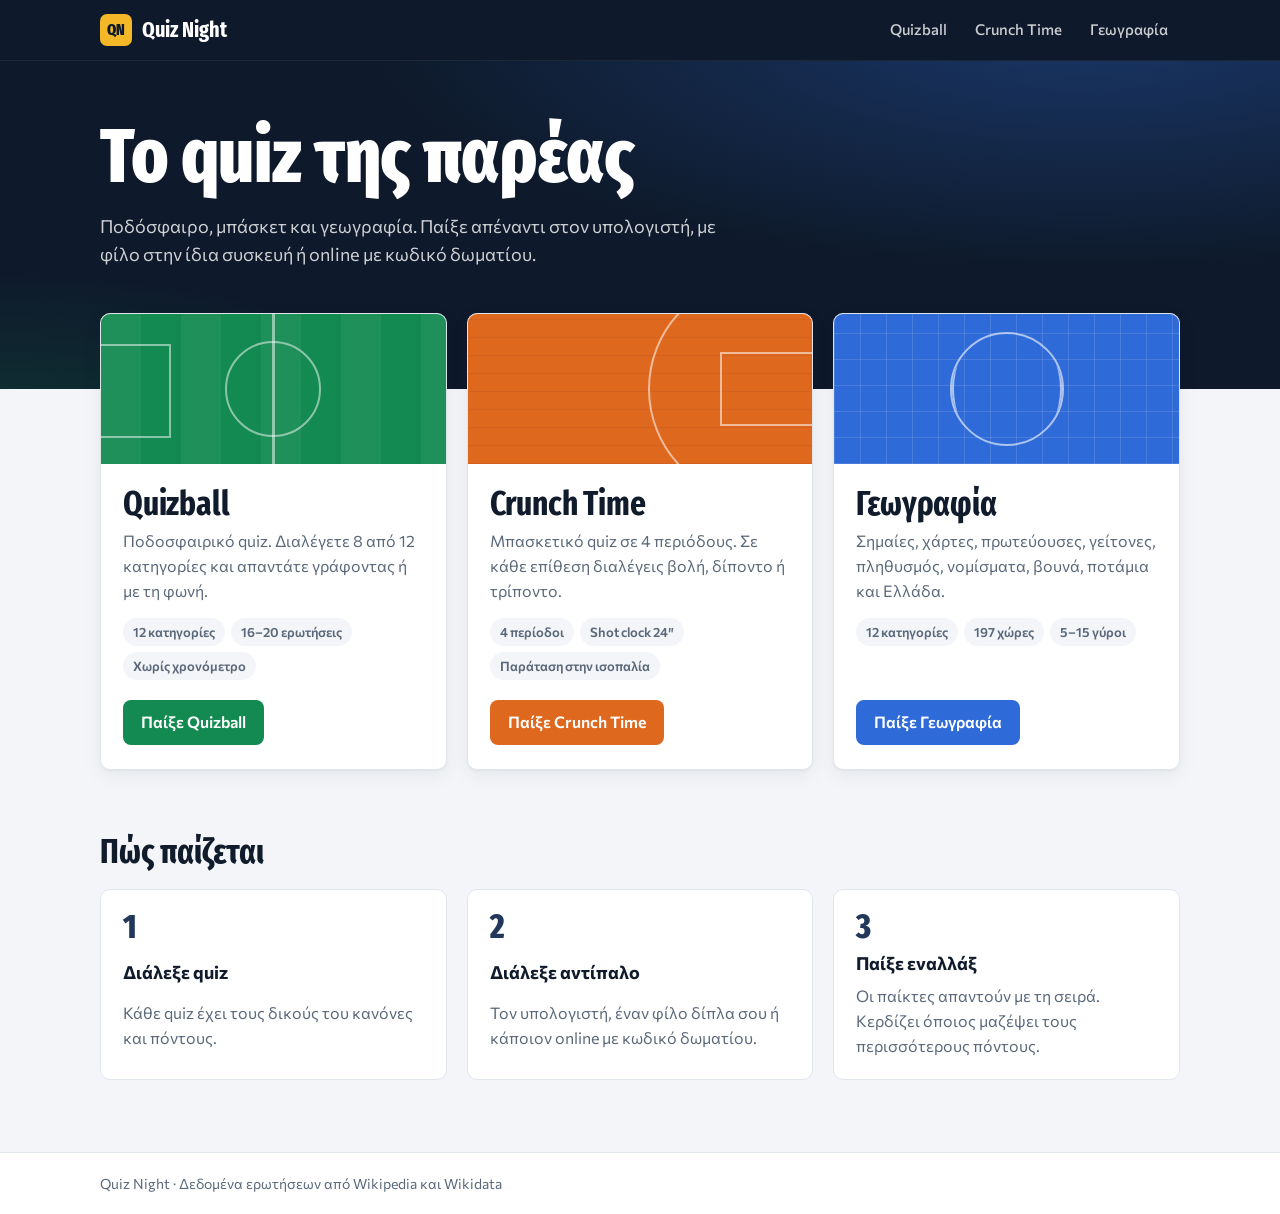
<file: index.html>
<!doctype html>
<html lang="el">
<head>
  <meta charset="utf-8">
  <meta name="viewport" content="width=device-width, initial-scale=1">
  <title>Quiz Night</title>
  <meta name="description" content="Ποδοσφαιρικό, μπασκετικό και γεωγραφικό quiz. Παίξε με φίλο, με τον υπολογιστή ή online.">
  <link rel="stylesheet" href="css/style.css">
</head>
<body class="home">
  <header class="appbar">
    <div class="wrap appbar-in">
      <a class="brand" href="index.html"><span class="brand-mark" aria-hidden="true">QN</span><span>Quiz Night</span></a>
      <nav class="appnav" aria-label="Quiz">
        <a href="play.html?quiz=football">Quizball</a>
        <a href="play.html?quiz=basketball">Crunch Time</a>
        <a href="play.html?quiz=geo">Γεωγραφία</a>
      </nav>
    </div>
  </header>

  <section class="hero">
    <div class="wrap">
      <h1>Το quiz της παρέας</h1>
      <p>Ποδόσφαιρο, μπάσκετ και γεωγραφία. Παίξε απέναντι στον υπολογιστή, με φίλο στην ίδια συσκευή ή online με κωδικό δωματίου.</p>
    </div>
  </section>

  <main class="wrap">
    <section class="shows" aria-label="Διαθέσιμα quiz">
      <a class="show" data-quiz="football" href="play.html?quiz=football">
        <div class="show-art art-pitch" aria-hidden="true"></div>
        <div class="show-body">
          <h2>Quizball</h2>
          <p>Ποδοσφαιρικό quiz. Διαλέγετε 8 από 12 κατηγορίες και απαντάτε γράφοντας ή με τη φωνή.</p>
          <ul class="facts"><li>12 κατηγορίες</li><li>16–20 ερωτήσεις</li><li>Χωρίς χρονόμετρο</li></ul>
          <span class="show-cta">Παίξε Quizball</span>
        </div>
      </a>
      <a class="show" data-quiz="basketball" href="play.html?quiz=basketball">
        <div class="show-art art-court" aria-hidden="true"></div>
        <div class="show-body">
          <h2>Crunch Time</h2>
          <p>Μπασκετικό quiz σε 4 περιόδους. Σε κάθε επίθεση διαλέγεις βολή, δίποντο ή τρίποντο.</p>
          <ul class="facts"><li>4 περίοδοι</li><li>Shot clock 24″</li><li>Παράταση στην ισοπαλία</li></ul>
          <span class="show-cta">Παίξε Crunch Time</span>
        </div>
      </a>
      <a class="show" data-quiz="geo" href="play.html?quiz=geo">
        <div class="show-art art-globe" aria-hidden="true"></div>
        <div class="show-body">
          <h2>Γεωγραφία</h2>
          <p>Σημαίες, χάρτες, πρωτεύουσες, γείτονες, πληθυσμός, νομίσματα, βουνά, ποτάμια και Ελλάδα.</p>
          <ul class="facts"><li>12 κατηγορίες</li><li>197 χώρες</li><li>5–15 γύροι</li></ul>
          <span class="show-cta">Παίξε Γεωγραφία</span>
        </div>
      </a>
    </section>

    <section class="how" aria-labelledby="how-title">
      <h2 id="how-title">Πώς παίζεται</h2>
      <ol class="steps">
        <li><strong>Διάλεξε quiz</strong><span>Κάθε quiz έχει τους δικούς του κανόνες και πόντους.</span></li>
        <li><strong>Διάλεξε αντίπαλο</strong><span>Τον υπολογιστή, έναν φίλο δίπλα σου ή κάποιον online με κωδικό δωματίου.</span></li>
        <li><strong>Παίξε εναλλάξ</strong><span>Οι παίκτες απαντούν με τη σειρά. Κερδίζει όποιος μαζέψει τους περισσότερους πόντους.</span></li>
      </ol>
    </section>
  </main>

  <footer class="foot"><div class="wrap">Quiz Night · Δεδομένα ερωτήσεων από Wikipedia και Wikidata</div></footer>
</body>
</html>
</file>
<file: css/style.css>
@import url('https://fonts.googleapis.com/css2?family=Commissioner:wght@400;500;600;700&family=Fira+Sans+Extra+Condensed:wght@600;700;800&display=swap');

/* ---------- Σύστημα ---------- */
:root {
  --navy: #0e1a2b;
  --navy-2: #172840;
  --navy-3: #22385a;
  --bg: #f3f5f8;
  --paper: #ffffff;
  --line: #e1e6ed;
  --line-2: #cfd7e2;
  --ink: #101b2c;
  --ink-soft: #5a687a;
  --gold: #f4b728;
  --ok: #138a51;
  --bad: #d43a3a;
  --football: #138a51;
  --basketball: #df681f;
  --geo: #2f6bd8;
  --accent: var(--navy-3);
  --accent-ink: #ffffff;
  --display: 'Fira Sans Extra Condensed', 'Arial Narrow', sans-serif;
  --body: 'Commissioner', system-ui, sans-serif;
  --r: 10px;
  --r-sm: 8px;
  --shadow: 0 1px 2px rgba(16, 27, 44, .05), 0 6px 20px rgba(16, 27, 44, .06);
}
[data-quiz='football'] { --accent: var(--football); }
[data-quiz='basketball'] { --accent: var(--basketball); }
[data-quiz='geo'] { --accent: var(--geo); }

* { box-sizing: border-box; }
[hidden] { display: none !important; }
html, body { margin: 0; }
body { background: var(--bg); color: var(--ink); font: 400 16px/1.55 var(--body); min-height: 100vh; display: flex; flex-direction: column; }
main { flex: 1; }
a { color: inherit; }
button, input, select { font: inherit; color: inherit; }
button { cursor: pointer; }
:focus-visible { outline: 3px solid var(--gold); outline-offset: 2px; }
.wrap { width: 100%; max-width: 1120px; margin: 0 auto; padding: 0 20px; }
h1, h2, h3 { font-family: var(--display); font-weight: 700; line-height: 1.05; margin: 0; letter-spacing: -0.005em; }
h3 { font-size: 24px; }
.muted { color: var(--ink-soft); }

/* ---------- Μπάρα εφαρμογής ---------- */
.appbar { background: var(--navy); color: #fff; position: sticky; top: 0; z-index: 10; border-bottom: 1px solid rgba(255,255,255,.06); }
.appbar-in { display: flex; align-items: center; gap: 24px; height: 60px; }
.brand { display: inline-flex; align-items: center; gap: 10px; text-decoration: none; font-family: var(--display); font-weight: 700; font-size: 22px; white-space: nowrap; }
.brand-mark { display: inline-grid; place-items: center; width: 32px; height: 32px; border-radius: 7px; background: var(--gold); color: var(--navy); font-size: 16px; font-weight: 800; }
.appnav { display: flex; gap: 4px; margin-left: auto; overflow-x: auto; }
.appnav a { text-decoration: none; padding: 8px 12px; border-radius: var(--r-sm); font-weight: 500; font-size: 15px; color: rgba(255,255,255,.78); white-space: nowrap; }
.appnav a:hover { color: #fff; background: rgba(255,255,255,.08); }
.appnav a.on { color: #fff; background: rgba(255,255,255,.12); }
.room-tag { font-size: 14px; color: var(--gold); font-weight: 600; white-space: nowrap; }
.room-tag:empty { display: none; }

/* ---------- Αρχική ---------- */
.hero { background: var(--navy); color: #fff; padding: 56px 0 120px; background-image: radial-gradient(1200px 400px at 85% -10%, rgba(47,107,216,.35), transparent 60%), radial-gradient(800px 300px at 0% 120%, rgba(19,138,81,.25), transparent 60%); }
.hero h1 { font-size: clamp(44px, 7vw, 76px); font-weight: 800; max-width: 12em; }
.hero p { margin: 16px 0 0; max-width: 36em; font-size: 18px; color: rgba(255,255,255,.8); }
.shows { display: grid; grid-template-columns: repeat(3, 1fr); gap: 20px; margin-top: -76px; }
.show { display: flex; flex-direction: column; background: var(--paper); border-radius: var(--r); box-shadow: var(--shadow); overflow: hidden; text-decoration: none; border: 1px solid var(--line); transition: transform .18s ease, box-shadow .18s ease; }
.show:hover { transform: translateY(-4px); box-shadow: 0 2px 4px rgba(16,27,44,.06), 0 16px 36px rgba(16,27,44,.12); }
.show-art { height: 150px; background-color: var(--accent); position: relative; overflow: hidden; }
.art-pitch { background-image: linear-gradient(90deg, transparent 49.6%, rgba(255,255,255,.5) 49.6% 50.4%, transparent 50.4%), repeating-linear-gradient(90deg, rgba(255,255,255,.05) 0 40px, transparent 40px 80px); }
.art-pitch::before { content: ''; position: absolute; left: 50%; top: 50%; width: 92px; height: 92px; border: 2px solid rgba(255,255,255,.5); border-radius: 50%; transform: translate(-50%, -50%); }
.art-pitch::after { content: ''; position: absolute; left: -2px; top: 30px; width: 70px; height: 90px; border: 2px solid rgba(255,255,255,.5); border-left: 0; }
.art-court { background-image: repeating-linear-gradient(0deg, rgba(0,0,0,.06) 0 1px, transparent 1px 18px); }
.art-court::before { content: ''; position: absolute; right: -60px; top: 50%; width: 220px; height: 220px; border: 2px solid rgba(255,255,255,.55); border-radius: 50%; transform: translateY(-50%); }
.art-court::after { content: ''; position: absolute; right: 0; top: 50%; width: 90px; height: 70px; border: 2px solid rgba(255,255,255,.55); border-right: 0; transform: translateY(-50%); }
.art-globe { background-image: repeating-linear-gradient(0deg, rgba(255,255,255,.12) 0 1px, transparent 1px 26px), repeating-linear-gradient(90deg, rgba(255,255,255,.12) 0 1px, transparent 1px 26px); }
.art-globe::before { content: ''; position: absolute; left: 50%; top: 50%; width: 110px; height: 110px; border-radius: 50%; border: 2px solid rgba(255,255,255,.6); box-shadow: inset 30px 0 0 -28px rgba(255,255,255,.6), inset -30px 0 0 -28px rgba(255,255,255,.6); transform: translate(-50%, -50%); }
.show-body { padding: 22px 22px 24px; display: flex; flex-direction: column; flex: 1; }
.show h2 { font-size: 34px; }
.show p { margin: 8px 0 14px; color: var(--ink-soft); }
.facts { list-style: none; padding: 0; margin: 0 0 20px; display: flex; flex-wrap: wrap; gap: 6px; }
.facts li { font-size: 13px; font-weight: 600; padding: 4px 10px; border-radius: 999px; background: var(--bg); color: var(--ink-soft); }
.show-cta { margin-top: auto; align-self: flex-start; background: var(--accent); color: #fff; font-weight: 600; padding: 10px 18px; border-radius: var(--r-sm); }
.how { margin: 64px 0 72px; }
.how h2 { font-size: 34px; margin-bottom: 20px; }
.steps { list-style: none; counter-reset: s; padding: 0; margin: 0; display: grid; grid-template-columns: repeat(3, 1fr); gap: 20px; }
.steps li { counter-increment: s; background: var(--paper); border: 1px solid var(--line); border-radius: var(--r); padding: 20px 22px; display: grid; gap: 6px; }
.steps li::before { content: counter(s); font-family: var(--display); font-weight: 800; font-size: 34px; line-height: 1; color: var(--navy-3); }
.steps strong { font-size: 18px; }
.steps span { color: var(--ink-soft); }
.foot { border-top: 1px solid var(--line); color: var(--ink-soft); font-size: 14px; padding: 20px 0; background: var(--paper); }

/* ---------- Κοινά στοιχεία ---------- */
.card { background: var(--paper); border: 1px solid var(--line); border-radius: var(--r); box-shadow: var(--shadow); padding: 24px; }
.btn { display: inline-flex; align-items: center; justify-content: center; gap: 8px; padding: 11px 20px; border: 0; border-radius: var(--r-sm); background: var(--accent); color: var(--accent-ink); font-weight: 600; font-size: 16px; text-decoration: none; transition: filter .15s; }
.btn:hover { filter: brightness(1.08); }
.btn.ghost { background: var(--paper); color: var(--ink); box-shadow: inset 0 0 0 1px var(--line-2); }
.btn.ghost:hover { filter: none; box-shadow: inset 0 0 0 1px var(--ink-soft); }
.btn.small { padding: 8px 14px; font-size: 14px; margin-top: 12px; }
.btn-lg { padding: 14px 26px; font-size: 17px; width: 100%; }
.btn:disabled { opacity: .5; cursor: not-allowed; }
.row { display: flex; gap: 10px; flex-wrap: wrap; align-items: center; }
.row.center { justify-content: center; }
.note { font-size: 14px; color: var(--ink-soft); margin: 10px 0 0; }
.error { color: var(--bad); font-weight: 600; }
.tag { display: inline-flex; align-items: center; gap: 6px; padding: 4px 10px; border-radius: 999px; background: var(--bg); font-size: 14px; font-weight: 600; color: var(--ink); }
.tag.diff { color: #fff; }
.tag.diff.d1 { background: #2f8f5b; }
.tag.diff.d2 { background: #c98a12; }
.tag.diff.d3 { background: #c2412f; }

/* ---------- Ρυθμίσεις ---------- */
.page-head { padding: 36px 0 20px; }
.page-head h1 { font-size: clamp(44px, 7vw, 68px); font-weight: 800; color: var(--accent); }
.page-head .lede { margin: 6px 0 0; font-size: 18px; color: var(--ink-soft); }
.setup { display: grid; grid-template-columns: 1fr 1.05fr; gap: 20px; align-items: start; padding-bottom: 56px; }
.rules-card p { margin: 10px 0 0; color: var(--ink-soft); }
.rules-card h3, #setupForm h3 { margin-bottom: 2px; }
.catlist { list-style: none; padding: 0; margin: 18px 0 0; display: grid; grid-template-columns: 1fr 1fr; gap: 10px 16px; }
.catlist li { display: flex; gap: 10px; align-items: flex-start; }
.catlist .ic { flex: none; width: 34px; height: 34px; display: grid; place-items: center; border-radius: 8px; background: var(--bg); font-size: 18px; }
.catlist .ic.num { font-family: var(--display); font-weight: 800; font-size: 20px; color: var(--accent); }
.catlist strong { display: block; font-size: 15px; line-height: 1.2; }
.catlist small { color: var(--ink-soft); font-size: 13px; line-height: 1.35; }
#setupForm { display: grid; gap: 16px; }
.modes { display: grid; grid-template-columns: 1fr 1fr; gap: 8px; }
.mode { text-align: left; padding: 12px 14px; border: 1px solid var(--line-2); border-radius: var(--r-sm); background: var(--paper); transition: border-color .15s, box-shadow .15s; }
.mode strong { display: block; font-size: 15px; }
.mode small { color: var(--ink-soft); font-size: 13px; }
.mode:not(:disabled):hover { border-color: var(--ink-soft); }
.mode[aria-pressed='true'] { border-color: var(--accent); box-shadow: inset 0 0 0 1px var(--accent); background: color-mix(in srgb, var(--accent) 6%, white); }
.mode:disabled { opacity: .45; cursor: not-allowed; }
.fields { display: grid; grid-template-columns: 1fr 1fr; gap: 12px; }
.field { display: block; margin: 0; }
.field span, .field-label { display: block; font-size: 13px; font-weight: 600; margin-bottom: 6px; color: var(--ink-soft); }
.field input, .field select { width: 100%; padding: 11px 12px; border: 1px solid var(--line-2); border-radius: var(--r-sm); background: #fff; }
.field input:focus, .field select:focus { outline: none; border-color: var(--accent); box-shadow: 0 0 0 3px color-mix(in srgb, var(--accent) 18%, transparent); }
.cats { display: flex; flex-wrap: wrap; gap: 6px; margin-bottom: 12px; }
.cat { display: inline-flex; gap: 6px; align-items: center; padding: 6px 12px; border: 1px solid var(--line-2); border-radius: 999px; background: #fff; font-size: 14px; }
.cat input { accent-color: var(--accent); }
.lobby { max-width: 560px; margin: 40px auto; text-align: center; }
.room-code { font-family: var(--display); font-weight: 800; font-size: 72px; letter-spacing: .08em; color: var(--accent); margin: 8px 0; }
.copyrow { display: flex; gap: 8px; }
.copyrow input { flex: 1; min-width: 0; padding: 10px 12px; border: 1px solid var(--line-2); border-radius: var(--r-sm); background: var(--bg); font-size: 14px; }
.waiting { padding: 18px; text-align: center; color: var(--ink-soft); }

/* ---------- Πίνακας σκορ ---------- */
.scoreboard { display: grid; grid-template-columns: 1fr auto 1fr; background: var(--navy); color: #fff; border-radius: var(--r); overflow: hidden; margin: 24px 0 20px; box-shadow: var(--shadow); }
.plate { display: flex; align-items: center; justify-content: space-between; gap: 14px; padding: 14px 22px; position: relative; }
.plate::after { content: ''; position: absolute; left: 0; right: 0; bottom: 0; height: 4px; background: transparent; transition: background .2s; }
.plate.active { background: var(--navy-2); }
.plate.active::after { background: var(--accent); }
.plate.right { flex-direction: row-reverse; text-align: right; }
.plate .name { font-weight: 600; font-size: 16px; overflow: hidden; text-overflow: ellipsis; white-space: nowrap; color: rgba(255,255,255,.88); }
.plate .score { font-family: var(--display); font-weight: 800; font-size: 56px; line-height: 1; font-variant-numeric: tabular-nums; }
.clock { display: flex; flex-direction: column; align-items: center; justify-content: center; min-width: 140px; padding: 10px 16px; background: #09121f; }
.clock .digits { font-family: var(--display); font-weight: 800; font-size: 40px; line-height: 1; color: var(--gold); font-variant-numeric: tabular-nums; }
.clock .digits.low { color: #ff6b6b; }
.clock .sub { font-size: 12px; color: rgba(255,255,255,.65); margin-top: 4px; text-align: center; }

/* ---------- Παιχνίδι ---------- */
.stage { padding-bottom: 56px; }
.turnbar { display: flex; justify-content: space-between; align-items: center; gap: 12px; margin: 0 0 14px; flex-wrap: wrap; }
.turn { font-size: 17px; margin: 0; }
.turn strong { color: var(--accent); }
.progress { font-size: 14px; font-weight: 600; color: var(--ink-soft); background: var(--paper); border: 1px solid var(--line); padding: 4px 12px; border-radius: 999px; }
.shots { display: grid; grid-template-columns: repeat(3, 1fr); gap: 14px; }
.shot { padding: 30px 16px 26px; border: 1px solid var(--line); border-radius: var(--r); background: var(--paper); box-shadow: var(--shadow); text-align: center; transition: transform .15s, border-color .15s; }
.shot:not(:disabled):hover { transform: translateY(-2px); border-color: var(--accent); }
.shot b { display: block; font-family: var(--display); font-weight: 800; font-size: 64px; line-height: 1; color: var(--accent); }
.shot span { display: block; font-family: var(--display); font-weight: 700; font-size: 26px; margin-top: 4px; }
.shot small { color: var(--ink-soft); }
.qcard { background: var(--paper); border: 1px solid var(--line); border-radius: var(--r); box-shadow: var(--shadow); padding: 26px 28px; }
.qmeta { display: flex; flex-wrap: wrap; align-items: center; gap: 8px; margin-bottom: 14px; }
.qmeta-r { margin-left: auto; font-size: 14px; color: var(--ink-soft); }
.qmeta-r b { color: var(--ink); }
.qtext { font-size: clamp(22px, 3vw, 28px); font-weight: 600; line-height: 1.3; margin: 0 0 18px; max-width: 34em; }
.media { margin: 0 0 18px; }
.media img.flag { width: auto; height: 180px; max-width: 100%; border: 1px solid var(--line); border-radius: 6px; display: block; }
.map-svg { width: 100%; height: auto; max-width: 760px; display: block; border-radius: var(--r-sm); overflow: hidden; border: 1px solid var(--line); }
.map-sea { fill: #dbe7f3; }
.map-land { fill: #f7f8f6; stroke: #a5b1bd; stroke-width: .6; }
.map-target { fill: var(--bad); stroke: #7a1513; stroke-width: .8; }
.map-ring { fill: none; stroke: var(--bad); stroke-width: 3; }
.map-loading { padding: 40px; text-align: center; color: var(--ink-soft); }
.career { display: flex; flex-wrap: wrap; gap: 6px; align-items: center; }
.career .club { background: var(--bg); border: 1px solid var(--line); padding: 6px 12px; border-radius: 6px; font-weight: 600; }
.career .arr { color: var(--ink-soft); }
.options { display: grid; grid-template-columns: 1fr 1fr; gap: 10px; }
.opt { text-align: left; padding: 15px 18px; border: 1px solid var(--line-2); border-radius: var(--r-sm); background: #fff; font-size: 17px; font-weight: 600; transition: border-color .15s, background .15s; }
.opt:not(:disabled):hover { border-color: var(--accent); background: color-mix(in srgb, var(--accent) 5%, white); }
.opt:disabled { cursor: default; }
.opt.right { background: var(--ok); border-color: var(--ok); color: #fff; }
.opt.wrong { background: var(--bad); border-color: var(--bad); color: #fff; }
.verdict { margin-top: 18px; font-weight: 700; font-size: 19px; display: flex; align-items: center; gap: 8px; }
.verdict::before { content: ''; width: 10px; height: 10px; border-radius: 50%; background: currentColor; flex: none; }
.verdict.ok { color: var(--ok); }
.verdict.no { color: var(--bad); }
.explain { font-size: 15px; color: var(--ink-soft); font-weight: 400; margin-top: 6px; }
.next-row { margin-top: 18px; padding-top: 16px; border-top: 1px solid var(--line); }
.timebar { height: 5px; background: var(--line); border-radius: 3px; margin-bottom: 18px; overflow: hidden; }
.timebar i { display: block; height: 100%; background: var(--accent); transition: width .25s linear; }
.final { text-align: center; padding: 40px 20px 64px; }
.final h2 { font-size: clamp(44px, 8vw, 80px); font-weight: 800; color: var(--accent); }
.final .big { font-family: var(--display); font-size: 84px; font-weight: 800; margin: 10px 0 8px; font-variant-numeric: tabular-nums; }
.final .muted { margin: 0 0 26px; }

/* ---------- Quizball ---------- */
.draft { display: grid; grid-template-columns: repeat(4, 1fr); gap: 12px; }
.dcard { position: relative; display: flex; flex-direction: column; gap: 6px; align-items: flex-start; text-align: left; padding: 18px; border: 1px solid var(--line); border-radius: var(--r); background: var(--paper); box-shadow: var(--shadow); min-height: 150px; transition: transform .15s, border-color .15s; }
.dcard .ic { font-size: 24px; width: 42px; height: 42px; display: grid; place-items: center; border-radius: 10px; background: var(--bg); }
.dcard strong { font-family: var(--display); font-size: 23px; font-weight: 700; line-height: 1.05; margin-top: 4px; }
.dcard small { color: var(--ink-soft); font-size: 13.5px; line-height: 1.4; }
.dcard:not(:disabled):hover { transform: translateY(-2px); border-color: var(--accent); }
.dcard:disabled { cursor: default; }
.dcard.taken { background: var(--navy); border-color: var(--navy); color: #fff; box-shadow: none; }
.dcard.taken .ic { background: rgba(255,255,255,.1); }
.dcard.taken small { color: rgba(255,255,255,.7); }
.dcard.taken.p0 { background: var(--accent); border-color: var(--accent); }
.dcard em { position: absolute; top: 14px; right: 14px; font-style: normal; font-weight: 600; font-size: 12px; background: rgba(255,255,255,.18); padding: 3px 9px; border-radius: 999px; }
.qbboard { display: grid; grid-template-columns: repeat(4, 1fr); gap: 14px; }
.qbcol { display: grid; gap: 6px; align-content: start; background: var(--paper); border: 1px solid var(--line); border-radius: var(--r); padding: 8px; box-shadow: var(--shadow); }
.qbcol .head { display: flex; gap: 10px; align-items: center; font-weight: 700; font-size: 15px; line-height: 1.2; min-height: 48px; padding: 4px 6px 8px; border-bottom: 1px solid var(--line); margin-bottom: 2px; }
.qbcol .head .ic { font-size: 20px; }
.qcell { display: flex; justify-content: space-between; align-items: center; padding: 11px 14px; border: 0; border-radius: var(--r-sm); background: var(--accent); color: #fff; transition: filter .15s, transform .15s; }
.qcell:not(:disabled):hover { filter: brightness(1.1); transform: translateY(-1px); }
.qcell b { font-family: var(--display); font-size: 26px; line-height: 1; }
.qcell small { font-size: 13px; opacity: .9; }
.qcell.d1 { background: color-mix(in srgb, var(--accent) 72%, white); }
.qcell.d3 { background: color-mix(in srgb, var(--accent) 75%, black); }
.qcell.done { background: var(--bg); color: var(--ink-soft); cursor: default; filter: none; transform: none; }
.qcell.done b { font-size: 20px; color: var(--ink); }
.qcell.done.p0 { box-shadow: inset 3px 0 0 var(--accent); }
.qcell.done.p1 { box-shadow: inset 3px 0 0 var(--navy-3); }
.ansrow { display: flex; gap: 8px; margin-top: 14px; flex-wrap: wrap; }
.ansrow input { flex: 1 1 240px; padding: 13px 14px; font-size: 18px; border: 1px solid var(--line-2); border-radius: var(--r-sm); background: #fff; }
.ansrow input:focus { outline: none; border-color: var(--accent); box-shadow: 0 0 0 3px color-mix(in srgb, var(--accent) 18%, transparent); }
.mic { border: 1px solid var(--line-2); background: #fff; border-radius: var(--r-sm); padding: 0 14px; font-size: 20px; }
.mic.on { border-color: var(--bad); box-shadow: 0 0 0 3px rgba(212,58,58,.15); }
.ctable { border-collapse: collapse; margin: 4px 0; min-width: min(460px, 100%); border: 1px solid var(--line); border-radius: var(--r-sm); overflow: hidden; }
.ctable td { padding: 9px 16px; border-bottom: 1px solid var(--line); font-size: 16px; }
.ctable tr:last-child td { border-bottom: 0; }
.ctable tr:nth-child(odd) td { background: #fafbfc; }
.ctable td:first-child { font-variant-numeric: tabular-nums; color: var(--ink-soft); white-space: nowrap; width: 1%; }
.ctable td:last-child { font-weight: 600; }
.pair, .transfer, .match { display: flex; flex-wrap: wrap; align-items: center; gap: 14px; margin: 4px 0 12px; }
.pair span, .transfer span, .match span { font-family: var(--display); font-size: 32px; font-weight: 700; line-height: 1.05; padding: 12px 18px; background: var(--bg); border-radius: var(--r-sm); }
.match span:nth-child(2) { background: none; padding: 0; color: var(--ink-soft); }
.pair i, .transfer i { font-style: normal; font-size: 28px; color: var(--accent); font-weight: 700; }
.transfer small { flex-basis: 100%; font-size: 15px; color: var(--ink-soft); font-weight: 600; }
.pitch { background: var(--football); background-image: repeating-linear-gradient(0deg, rgba(255,255,255,.05) 0 44px, transparent 44px 88px); border-radius: var(--r); padding: 18px 10px; display: grid; gap: 14px; margin: 4px 0 14px; }
.prow { display: flex; justify-content: space-around; gap: 6px; }
.pl { display: flex; flex-direction: column; align-items: center; gap: 4px; color: #fff; text-align: center; min-width: 0; flex: 1; }
.pl b { font-size: 13px; font-weight: 600; background: rgba(9,18,31,.45); padding: 5px 8px; border-radius: 6px; max-width: 100%; overflow-wrap: anywhere; }
.pl.gap b { background: #fff; color: var(--bad); font-size: 18px; padding: 2px 14px; }
.pl img { width: 42px; height: 31px; border-radius: 3px; box-shadow: 0 1px 3px rgba(0,0,0,.3); }
.pl small { font-size: 11px; opacity: .8; }
.clues { margin: 0 0 6px; padding: 0; list-style: none; counter-reset: c; display: grid; gap: 8px; }
.clues li { counter-increment: c; display: flex; gap: 12px; align-items: flex-start; padding: 12px 14px; background: var(--bg); border-radius: var(--r-sm); font-size: 17px; }
.clues li::before { content: counter(c); flex: none; width: 26px; height: 26px; border-radius: 50%; display: grid; place-items: center; background: var(--accent); color: #fff; font-weight: 700; font-size: 14px; }
.top5 { margin: 0; padding: 0; list-style: none; counter-reset: t; display: grid; gap: 6px; }
.top5 li { counter-increment: t; display: flex; align-items: center; gap: 12px; padding: 10px 14px; border-radius: var(--r-sm); background: var(--bg); font-size: 17px; font-weight: 600; }
.top5 li::before { content: counter(t); font-family: var(--display); font-weight: 800; font-size: 22px; width: 18px; color: var(--ink-soft); }
.top5 li.empty { color: var(--line-2); }
.top5 li.hit { background: color-mix(in srgb, var(--ok) 12%, white); color: var(--ok); }
.top5 li.miss { color: var(--ink-soft); font-weight: 400; }
.top5 small { font-weight: 400; color: var(--ink-soft); margin-left: auto; }
.cushion { font-size: 14px; color: var(--ink-soft); margin: 10px 0 0; }
.scoreform { display: grid; gap: 8px; }
.scorebox { display: flex; align-items: center; gap: 12px; }
.scorebox input { width: 86px; padding: 8px; font-family: var(--display); font-size: 40px; font-weight: 800; text-align: center; border: 1px solid var(--line-2); border-radius: var(--r-sm); }
.scorebox input:focus { outline: none; border-color: var(--accent); }
.chips { display: flex; flex-wrap: wrap; gap: 6px; min-height: 4px; }
.chip { display: inline-flex; align-items: center; gap: 4px; background: var(--bg); border: 1px solid var(--line); border-radius: 999px; padding: 4px 6px 4px 12px; font-weight: 600; font-size: 14px; }
.chip button { border: 0; background: none; font-size: 18px; line-height: 1; padding: 0 4px; color: var(--ink-soft); }
.scoreform .btn[type=submit] { justify-self: start; margin-top: 6px; }

/* ---------- Κινητό ---------- */
@media (max-width: 900px) {
  .shows { grid-template-columns: 1fr; margin-top: -60px; }
  .steps { grid-template-columns: 1fr; }
  .setup { grid-template-columns: 1fr; }
  .draft { grid-template-columns: repeat(2, 1fr); }
  .qbboard { grid-template-columns: repeat(2, 1fr); }
}
@media (max-width: 640px) {
  .appnav { display: none; }
  .appbar { position: static; }
  .hero { padding: 36px 0 96px; }
  .catlist, .fields, .modes { grid-template-columns: 1fr; }
  .options { grid-template-columns: 1fr; }
  .card, .qcard { padding: 18px; }
  .plate { padding: 10px 12px; gap: 8px; }
  .plate .score { font-size: 40px; }
  .plate .name { font-size: 14px; }
  .clock { min-width: 86px; padding: 8px; }
  .clock .digits { font-size: 30px; }
  .shots { gap: 8px; }
  .shot { padding: 18px 8px; }
  .shot b { font-size: 44px; }
  .shot span { font-size: 20px; }
  .dcard { min-height: 0; }
  .pair span, .transfer span, .match span { font-size: 24px; padding: 8px 12px; }
  .pl b { font-size: 11px; padding: 4px 5px; }
  .pl img { width: 32px; height: 24px; }
  .final .big { font-size: 64px; }
}
@media (prefers-reduced-motion: reduce) { * { transition: none !important; } }
</file>
